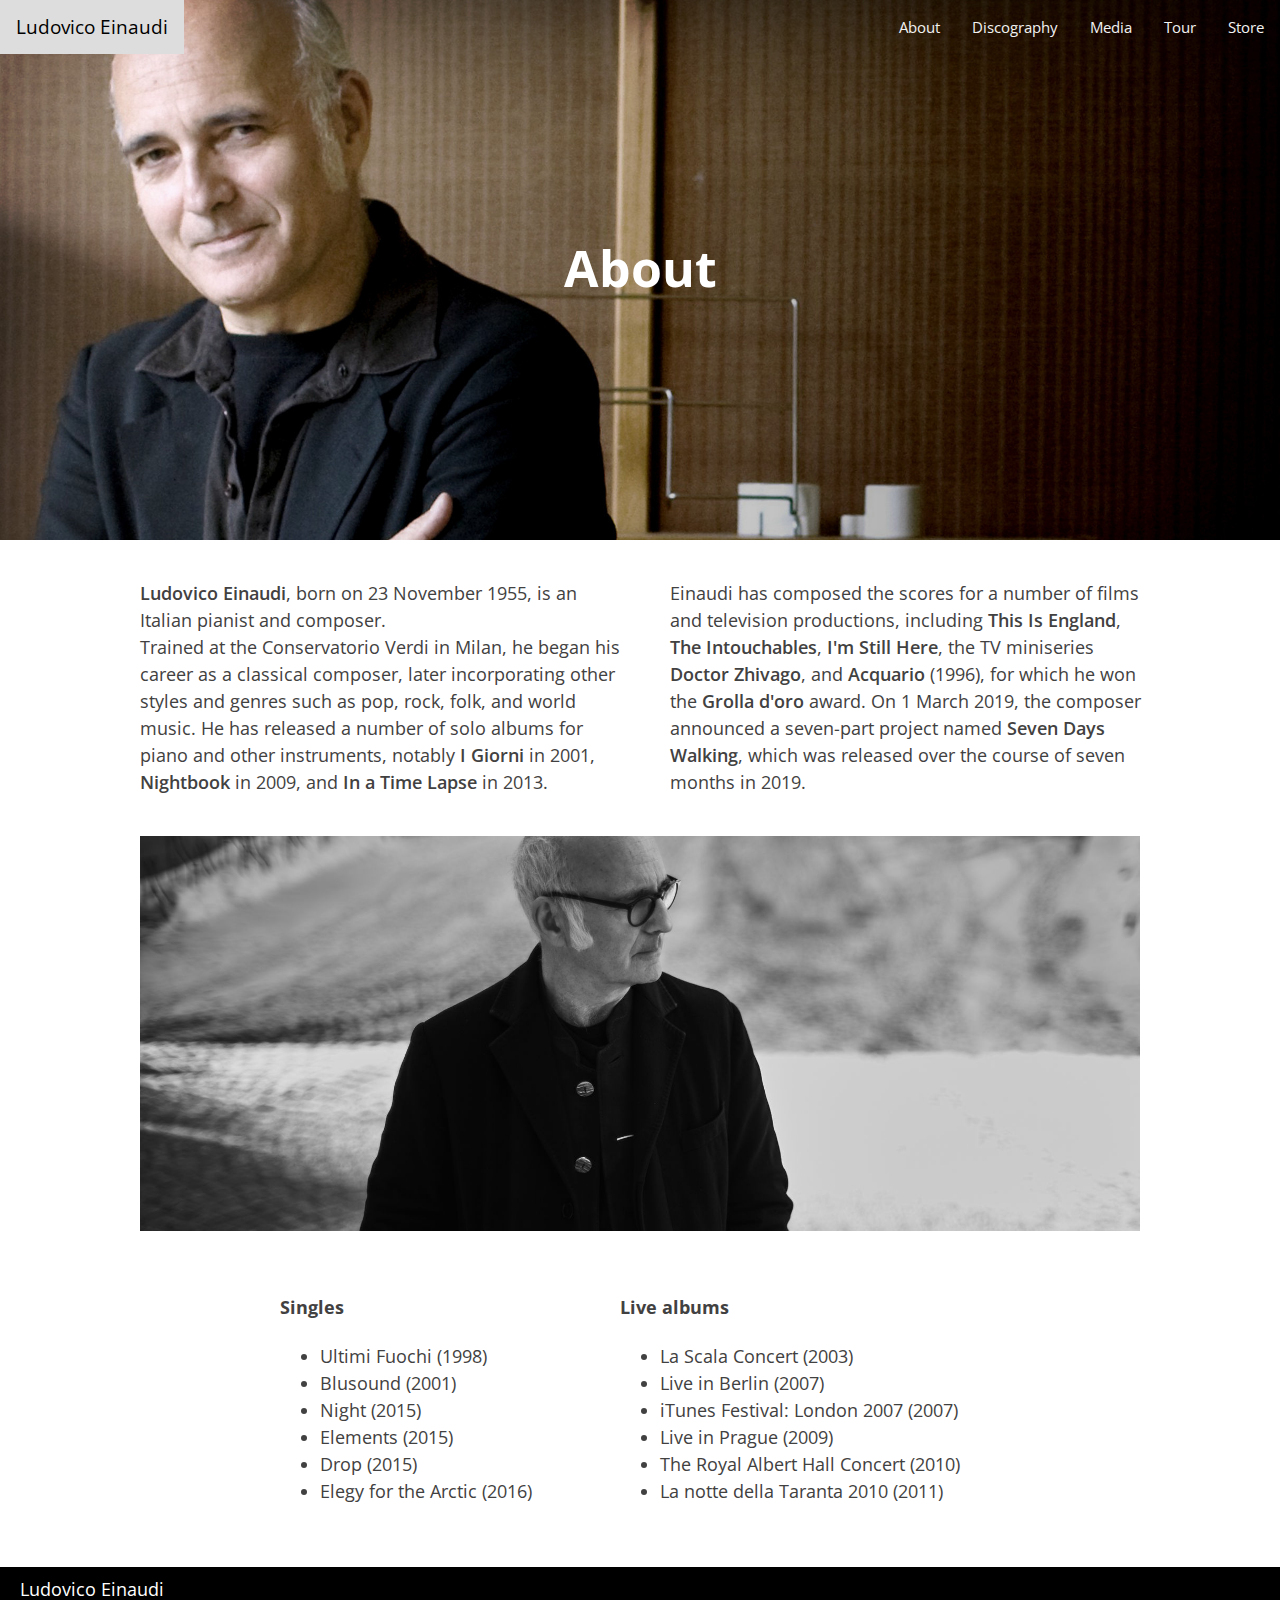
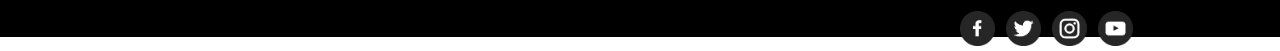
<file: about.html>
<!DOCTYPE html>
<html lang="en">
<head>
    <meta charset="UTF-8">
    <meta name="description" content="Final Project for HTML5/CSS3 Course">
    <meta name="keywords" content="HTML,CSS,JavaScript,jQuery">
    <meta name="viewport" content="width=device-width, initial-scale=1">
    <script src="./assets/javascripts/nav_bar.js"></script>
    <title>Ludovico-Einaudi-About</title>
    <link rel="stylesheet" href="https://cdnjs.cloudflare.com/ajax/libs/font-awesome/4.7.0/css/font-awesome.min.css">
    <link rel="stylesheet" type="text/css" href="./assets/stylesheets/about.css"/>
    <link rel="stylesheet" type="text/css" href="./assets/stylesheets/nav_bar.css"/>
    <link rel="stylesheet" type="text/css" href="./assets/stylesheets/footer.css"/>
</head>
<body>

<!-- Top Navigation Bar Links and Banner -->

<div class="banner" alt="piano keyboard">
  <div class="topnav" id="myTopnav">
    <a href=./index.html class="active">Ludovico Einaudi</a>
      <div class="topnav-right" id="myInnerTopnav">
        <a href=./about.html>About</a>
        <a href=./discography.html>Discography</a>
        <a href=./media.html>Media</a>
        <a href=./tour.html>Tour</a>
        <a href=./store.html>Store</a>
      </div>
  <a href="javascript:void(0);" class="icon" onclick="myFunction()">
    <i class="fa fa-bars"></i>
  </a>
    </div>
   <div class="banner-text" id="myBannerText">
     <h1>About</h1>
  </div>
</div>

 <!-- Bio and Photo  -->

<div class="container">
  <div class="text">
    <div class="paragraph1">
      <p>
        <span style="font-weight: 600">Ludovico Einaudi</span>, born on 23 November 1955, is an Italian pianist and composer.
        <br>
        Trained at the Conservatorio Verdi in Milan, he began his career as a classical composer,
        later incorporating other styles and genres such as pop, rock, folk, and world music.
        He has released a number of solo albums for piano and other instruments,
        notably <span style="font-weight: 600">I Giorni</span> in 2001, <span style="font-weight: 600">Nightbook</span> in 2009,
        and <span style="font-weight: 600">In a Time Lapse</span> in 2013.
      </p>
    </div>
    <div class="paragraph2">
      <p>
       Einaudi has composed the scores for a number of films and television productions,
       including <span style="font-weight: 600">This Is England</span>,
       <span style="font-weight: 600"><br>The Intouchables</span>, <span style="font-weight: 600">I'm Still Here</span>,
       the TV miniseries <span style="font-weight: 600">Doctor Zhivago</span>, and <span style="font-weight: 600">Acquario</span> (1996),
       for which he won the <span style="font-weight: 600">Grolla d'oro</span> award.
       On 1 March 2019, the composer announced a seven-part project named <span style="font-weight: 600">Seven Days Walking</span>,
       which was released over the course of seven months in 2019.
     </p>
    </div>
  </div>
 <div class="image-container">
  <img src="./assets/images/horizontal-photo.jpeg" alt="Einaudi picture"/>
 </div>
 <div class="text">
   <div class="bulletpoints1">
     <h4>Singles</h4>
      <ul>
         <li>Ultimi Fuochi (1998)</li>
         <li>Blusound (2001)</li>
         <li>Night (2015)</li>
         <li>Elements (2015)</li>
         <li>Drop (2015)</li>
         <li>Elegy for the Arctic (2016)</li>
      </ul>
    </div>
    <div class="bulletpoints2">
      <h4>Live albums</h4>
        <ul>
         <li>La Scala Concert (2003)</li>
         <li>Live in Berlin (2007)</li>
         <li>iTunes Festival: London 2007 (2007)</li>
         <li>Live in Prague (2009)</li>
         <li>The Royal Albert Hall Concert (2010)</li>
         <li>La notte della Taranta 2010 (2011)</li>
       </ul>
     </div>
   </div>
</div>
<footer>
  <div class=foot-container>
    <p class="footer-p">Ludovico Einaudi</p>
    <div class="social-media">
      <a href="https://www.facebook.com/ludovicoeinaudi/"><img class="facebook" src="./assets/images/fbicon.png" alt="facebook icon"></a>
      <a href="https://twitter.com/LudovicoEinaud"><img class="twitter" src="./assets/images/twitter.png" alt="twitter icon"></a>
      <a href="https://www.instagram.com/ludovico_einaudi/"><img class="instagram" src="./assets/images/instagram.png" alt="instagram icon"></a>
      <a href="https://www.youtube.com/user/ludovicoeinaudi"><img class="youtube" src="./assets/images/youtube.png" alt="youtube icon"></a>
    </div>
</div>
</footer>
</body>
</html>
</file>
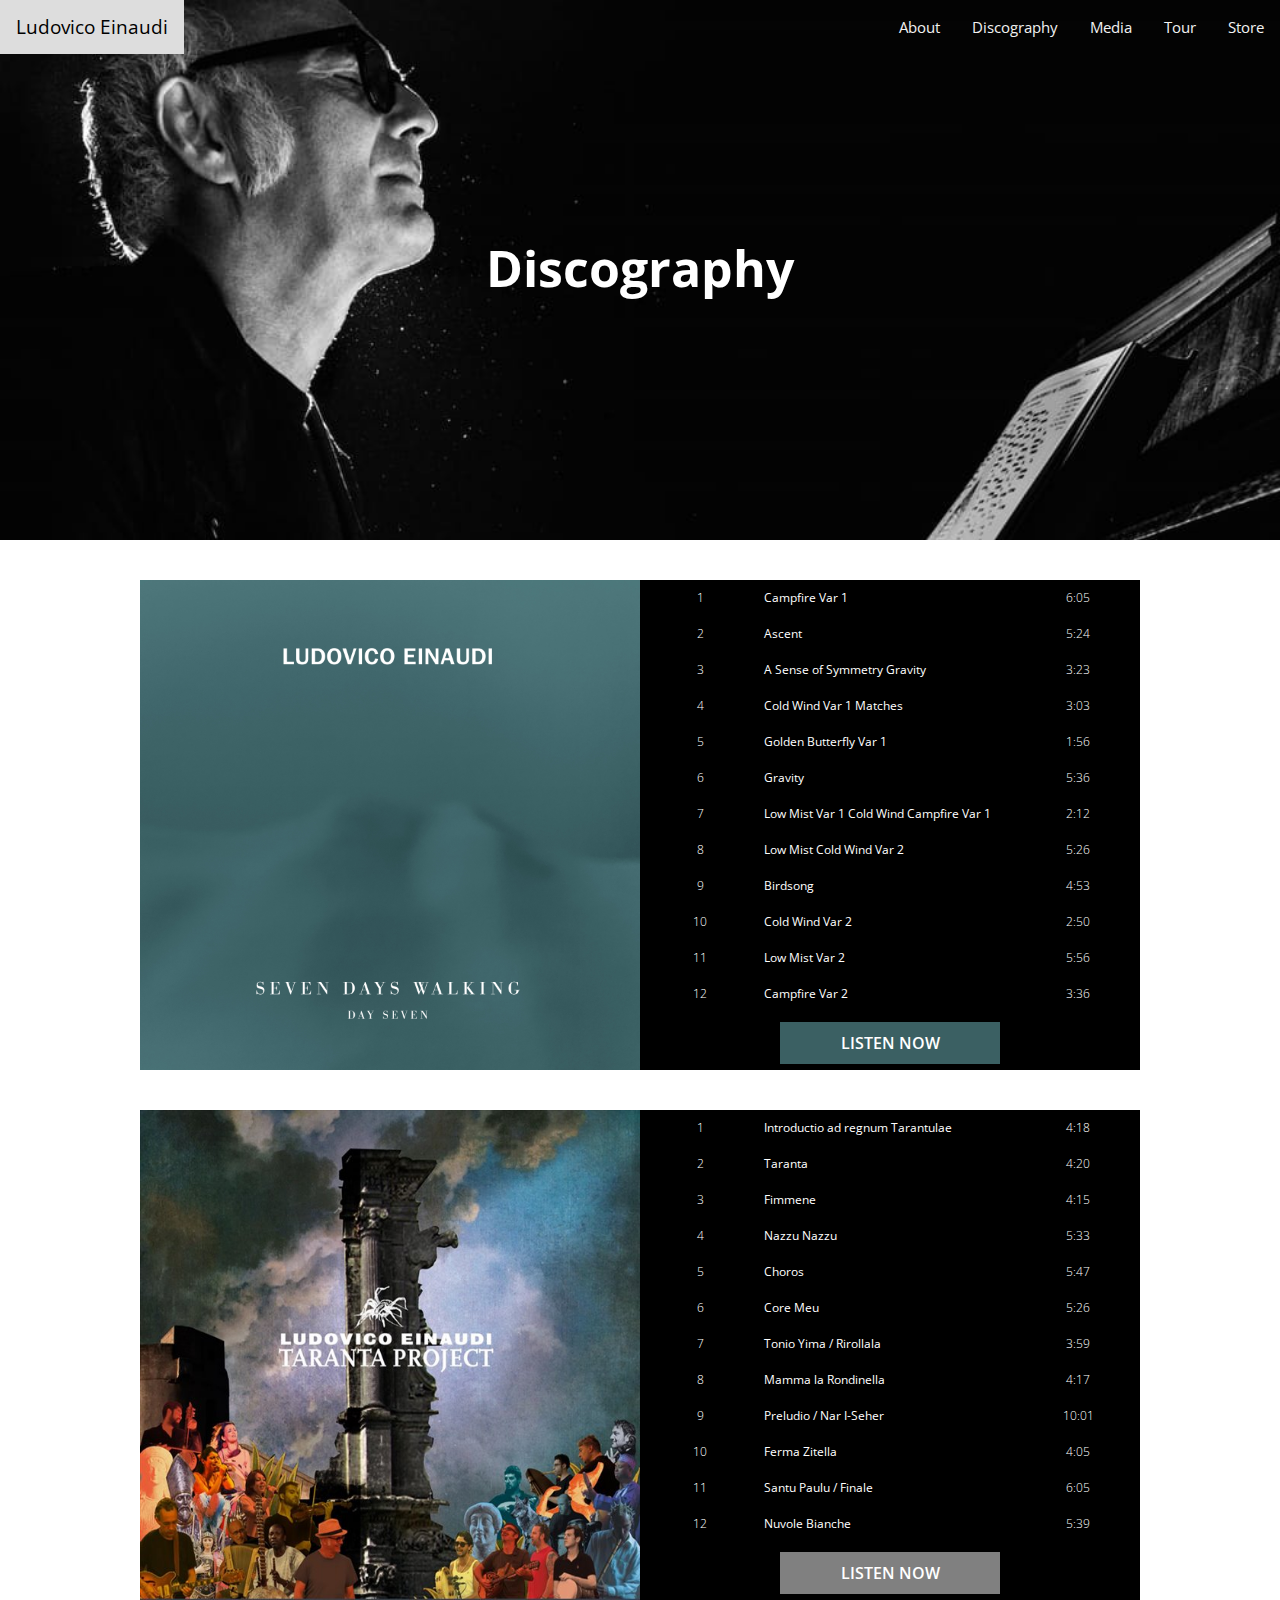
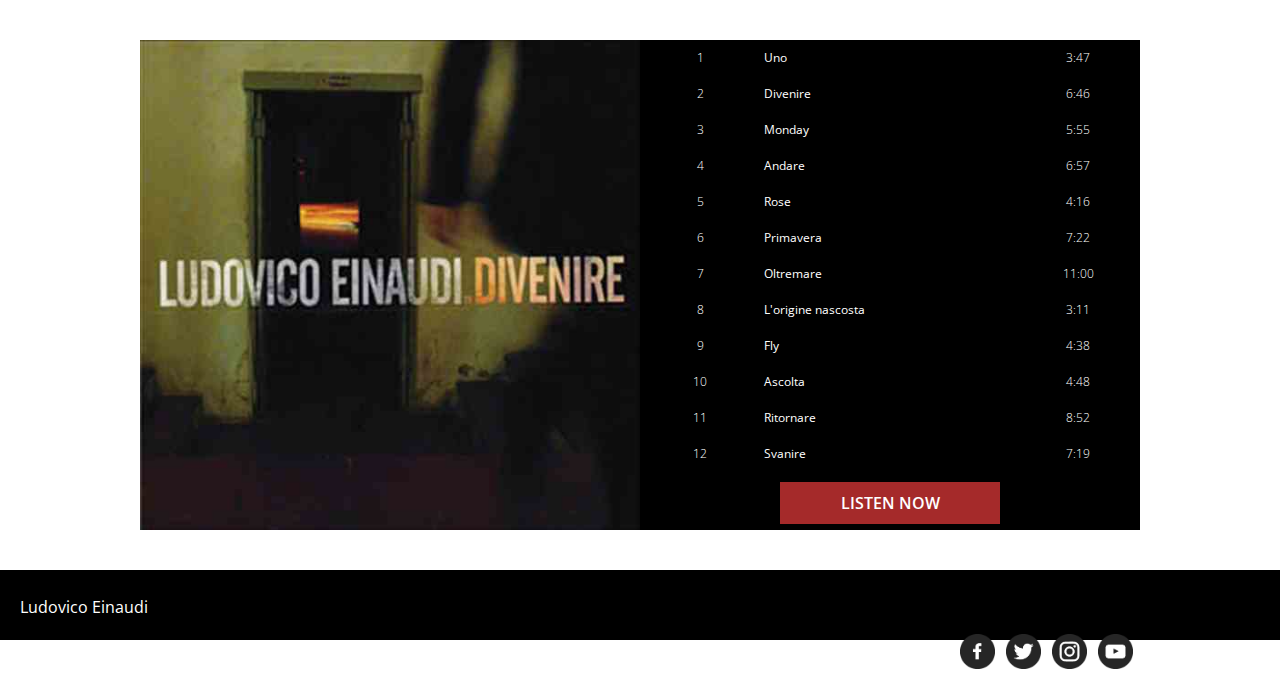
<file: discography.html>
<!DOCTYPE html>
<html lang="en">
<head>
    <meta charset="UTF-8">
    <meta name="description" content="Final Project for HTML5/CSS3 Course">
    <meta name="keywords" content="HTML,CSS,JavaScript,jQuery">
    <meta name="viewport" content="width=device-width, initial-scale=1">
    <script src="./assets/javascripts/nav_bar.js"></script>
    <title>Ludovico-Einaudi-Discography</title>
    <link rel="stylesheet" href="https://cdnjs.cloudflare.com/ajax/libs/font-awesome/4.7.0/css/font-awesome.min.css">
    <link rel="stylesheet" type="text/css" href="./assets/stylesheets/discography.css"/>
    <link rel="stylesheet" type="text/css" href="./assets/stylesheets/nav_bar.css"/>
    <link rel="stylesheet" type="text/css" href="./assets/stylesheets/footer.css"/>
</head>
<body>

<!-- Top Navigation Bar Links and Banner  -->

<div class="banner" alt="piano keyboard">
  <div class="topnav" id="myTopnav">
    <a href=./index.html class="active">Ludovico Einaudi</a>
      <div class="topnav-right" id="myInnerTopnav">
        <a href=./about.html>About</a>
        <a href=./discography.html>Discography</a>
        <a href=./media.html>Media</a>
        <a href=./tour.html>Tour</a>
        <a href=./store.html>Store</a>
      </div>
    <a href="javascript:void(0);" class="icon" onclick="myFunction()">
      <i class="fa fa-bars"></i>
    </a>
  </div>
     <div class="banner-text" id="myBannerText">
        <h1>Discography</h1>
    </div>
</div>

<!-- Album Covers and Tracklists -->

<div class="albumandtracklist">
  <div class="album-container">
    <div class="album">
      <img class="album-img" src="./assets/images/EINAUDI-DAY-SEVEN.jpg" alt="Seven days walking day 7 album cover"/>
    </div>
    <div class="album-tracklist">
     <div class="tracklistrow">
        <div class="tracklistnumber">
           <p>1</p>
        </div>
        <div class="tracklisttitle">
           <p>Campfire Var 1</p>
        </div>
        <div class="tracklistduration">
           <p>6:05</p>
        </div>
     </div>
     <div class="tracklistrow">
        <div class="tracklistnumber">
           <p>2</p>
        </div>
        <div class="tracklisttitle">
           <p>Ascent</p>
        </div>
        <div class="tracklistduration">
           <p>5:24</p>
        </div>
     </div>
     <div class="tracklistrow">
        <div class="tracklistnumber">
           <p>3</p>
        </div>
        <div class="tracklisttitle">
           <p>A Sense of Symmetry Gravity</p>
        </div>
        <div class="tracklistduration">
           <p>3:23</p>
        </div>
     </div>
     <div class="tracklistrow">
        <div class="tracklistnumber">
           <p>4</p>
        </div>
        <div class="tracklisttitle">
           <p>Cold Wind Var 1 Matches</p>
        </div>
        <div class="tracklistduration">
           <p>3:03</p>
        </div>
     </div>
     <div class="tracklistrow">
        <div class="tracklistnumber">
           <p>5</p>
        </div>
        <div class="tracklisttitle">
           <p>Golden Butterfly Var 1</p>
        </div>
        <div class="tracklistduration">
           <p>1:56</p>
        </div>
     </div>
     <div class="tracklistrow">
        <div class="tracklistnumber">
           <p>6</p>
        </div>
        <div class="tracklisttitle">
           <p>Gravity</p>
        </div>
        <div class="tracklistduration">
           <p>5:36</p>
        </div>
     </div>
     <div class="tracklistrow">
        <div class="tracklistnumber">
           <p>7</p>
        </div>
        <div class="tracklisttitle">
           <p>Low Mist Var 1 Cold Wind Campfire Var 1</p>
        </div>
        <div class="tracklistduration">
           <p>2:12</p>
        </div>
     </div>
     <div class="tracklistrow">
        <div class="tracklistnumber">
           <p>8</p>
        </div>
        <div class="tracklisttitle">
           <p>Low Mist Cold Wind Var 2</p>
        </div>
        <div class="tracklistduration">
           <p>5:26</p>
        </div>
     </div>
     <div class="tracklistrow">
        <div class="tracklistnumber">
           <p>9</p>
        </div>
        <div class="tracklisttitle">
           <p>Birdsong</p>
        </div>
        <div class="tracklistduration">
           <p>4:53</p>
        </div>
     </div>
     <div class="tracklistrow">
        <div class="tracklistnumber">
           <p>10</p>
        </div>
        <div class="tracklisttitle">
           <p>Cold Wind Var 2</p>
        </div>
        <div class="tracklistduration">
           <p>2:50</p>
        </div>
     </div>
     <div class="tracklistrow">
        <div class="tracklistnumber">
           <p>11</p>
        </div>
        <div class="tracklisttitle">
           <p>Low Mist Var 2</p>
        </div>
        <div class="tracklistduration">
           <p>5:56</p>
        </div>
     </div>
     <div class="tracklistrow">
        <div class="tracklistnumber">
           <p>12</p>
        </div>
        <div class="tracklisttitle">
           <p>Campfire Var 2</p>
        </div>
        <div class="tracklistduration">
           <p>3:36</p>
        </div>
     </div>
     <a href="https://lnk.to/Einaudi7DD7WE">
        <div class="button">LISTEN NOW</div>
     </a>
   </div>
  </div>
</div>
<div class="albumandtracklist">
 <div class="album-container">
   <div class="album">
     <img class="album-img" src="./assets/images/Tarantaproject-cover.jpeg" alt="Taranta project album cover"/>
  </div>
   <div class="album-tracklist">
    <div class="tracklistrow">
       <div class="tracklistnumber">
          <p>1</p>
       </div>
       <div class="tracklisttitle">
          <p>Introductio ad regnum Tarantulae</p>
       </div>
       <div class="tracklistduration">
          <p>4:18</p>
       </div>
    </div>
    <div class="tracklistrow">
       <div class="tracklistnumber">
          <p>2</p>
       </div>
       <div class="tracklisttitle">
          <p>Taranta</p>
       </div>
       <div class="tracklistduration">
          <p>4:20</p>
       </div>
    </div>
    <div class="tracklistrow">
       <div class="tracklistnumber">
          <p>3</p>
       </div>
       <div class="tracklisttitle">
          <p>Fimmene</p>
       </div>
       <div class="tracklistduration">
          <p>4:15</p>
       </div>
    </div>
    <div class="tracklistrow">
       <div class="tracklistnumber">
          <p>4</p>
       </div>
       <div class="tracklisttitle">
          <p>Nazzu Nazzu</p>
       </div>
       <div class="tracklistduration">
          <p>5:33</p>
       </div>
    </div>
    <div class="tracklistrow">
       <div class="tracklistnumber">
          <p>5</p>
       </div>
       <div class="tracklisttitle">
          <p>Choros</p>
       </div>
       <div class="tracklistduration">
          <p>5:47</p>
       </div>
    </div>
    <div class="tracklistrow">
       <div class="tracklistnumber">
          <p>6</p>
       </div>
       <div class="tracklisttitle">
          <p>Core Meu</p>
       </div>
       <div class="tracklistduration">
          <p>5:26</p>
       </div>
    </div>
    <div class="tracklistrow">
       <div class="tracklistnumber">
          <p>7</p>
       </div>
       <div class="tracklisttitle">
          <p>Tonio Yima / Rirollala</p>
       </div>
       <div class="tracklistduration">
          <p>3:59</p>
       </div>
    </div>
    <div class="tracklistrow">
       <div class="tracklistnumber">
          <p>8</p>
       </div>
       <div class="tracklisttitle">
          <p>Mamma la Rondinella</p>
       </div>
       <div class="tracklistduration">
          <p>4:17</p>
       </div>
    </div>
    <div class="tracklistrow">
       <div class="tracklistnumber">
          <p>9</p>
       </div>
       <div class="tracklisttitle">
          <p>Preludio / Nar I-Seher</p>
       </div>
       <div class="tracklistduration">
          <p>10:01</p>
       </div>
    </div>
    <div class="tracklistrow">
       <div class="tracklistnumber">
          <p>10</p>
       </div>
       <div class="tracklisttitle">
          <p>Ferma Zitella</p>
       </div>
       <div class="tracklistduration">
          <p>4:05</p>
       </div>
    </div>
    <div class="tracklistrow">
       <div class="tracklistnumber">
          <p>11</p>
       </div>
       <div class="tracklisttitle">
          <p>Santu Paulu / Finale</p>
       </div>
       <div class="tracklistduration">
          <p>6:05</p>
       </div>
    </div>
    <div class="tracklistrow">
       <div class="tracklistnumber">
          <p>12</p>
       </div>
       <div class="tracklisttitle">
          <p>Nuvole Bianche</p>
       </div>
       <div class="tracklistduration">
          <p>5:39</p>
       </div>
    </div>
      <a href="https://music.apple.com/it/album/taranta-project/978310441">
         <div class="button2">LISTEN NOW</div>
      </a>
    </div>
  </div>
</div>
<div class="albumandtracklist">
  <div class="album-container">
    <div class="album">
      <img class="album-img" src="./assets/images/divenire-cover.jpeg" alt="Divenire album cover"/>
    </div>
    <div class="album-tracklist">
      <div class="tracklistrow">
        <div class="tracklistnumber">
         <p>1</p>
       </div>
        <div class="tracklisttitle">
           <p>Uno</p>
        </div>
        <div class="tracklistduration">
           <p>3:47</p>
        </div>
     </div>
     <div class="tracklistrow">
        <div class="tracklistnumber">
           <p>2</p>
        </div>
        <div class="tracklisttitle">
           <p>Divenire</p>
        </div>
        <div class="tracklistduration">
           <p>6:46</p>
        </div>
     </div>
     <div class="tracklistrow">
        <div class="tracklistnumber">
           <p>3</p>
        </div>
        <div class="tracklisttitle">
           <p>Monday</p>
        </div>
        <div class="tracklistduration">
           <p>5:55</p>
        </div>
     </div>
     <div class="tracklistrow">
        <div class="tracklistnumber">
           <p>4</p>
        </div>
        <div class="tracklisttitle">
           <p>Andare</p>
        </div>
        <div class="tracklistduration">
           <p>6:57</p>
        </div>
     </div>
     <div class="tracklistrow">
        <div class="tracklistnumber">
           <p>5</p>
        </div>
        <div class="tracklisttitle">
           <p>Rose</p>
        </div>
        <div class="tracklistduration">
           <p>4:16</p>
        </div>
     </div>
     <div class="tracklistrow">
        <div class="tracklistnumber">
           <p>6</p>
        </div>
        <div class="tracklisttitle">
           <p>Primavera</p>
        </div>
        <div class="tracklistduration">
           <p>7:22</p>
        </div>
     </div>
     <div class="tracklistrow">
        <div class="tracklistnumber">
           <p>7</p>
        </div>
        <div class="tracklisttitle">
           <p>Oltremare</p>
        </div>
        <div class="tracklistduration">
           <p>11:00</p>
        </div>
     </div>
     <div class="tracklistrow">
        <div class="tracklistnumber">
           <p>8</p>
        </div>
        <div class="tracklisttitle">
           <p>L'origine nascosta</p>
        </div>
        <div class="tracklistduration">
           <p>3:11</p>
        </div>
     </div>
     <div class="tracklistrow">
        <div class="tracklistnumber">
           <p>9</p>
        </div>
        <div class="tracklisttitle">
           <p>Fly</p>
        </div>
        <div class="tracklistduration">
           <p>4:38</p>
        </div>
     </div>
     <div class="tracklistrow">
        <div class="tracklistnumber">
           <p>10</p>
        </div>
        <div class="tracklisttitle">
           <p>Ascolta</p>
        </div>
        <div class="tracklistduration">
           <p>4:48</p>
        </div>
     </div>
     <div class="tracklistrow">
        <div class="tracklistnumber">
           <p>11</p>
        </div>
        <div class="tracklisttitle">
           <p>Ritornare</p>
        </div>
        <div class="tracklistduration">
           <p>8:52</p>
        </div>
     </div>
     <div class="tracklistrow">
        <div class="tracklistnumber">
           <p>12</p>
        </div>
        <div class="tracklisttitle">
           <p>Svanire</p>
        </div>
        <div class="tracklistduration">
           <p>7:19</p>
        </div>
     </div>
     <a href="https://music.apple.com/it/album/divenire-bonus-track-version/205736382?app=itunes&ign-mpt=uo%3D4">
        <div class="button3">LISTEN NOW</div>
     </a>
   </div>
 </div>
</div>
<footer>
  <div class=foot-container>
    <p class="footer-p">Ludovico Einaudi</p>
    <div class="social-media">
      <a href="https://www.facebook.com/ludovicoeinaudi/"><img class="facebook" src="./assets/images/fbicon.png" alt="facebook icon"></a>
      <a href="https://twitter.com/LudovicoEinaud"><img class="twitter" src="./assets/images/twitter.png" alt="twitter icon"></a>
      <a href="https://www.instagram.com/ludovico_einaudi/"><img class="instagram" src="./assets/images/instagram.png" alt="instagram icon"></a>
      <a href="https://www.youtube.com/user/ludovicoeinaudi"><img class="youtube" src="./assets/images/youtube.png" alt="youtube icon"></a>
    </div>
  </div>
</footer>
</body>
</html>
</file>
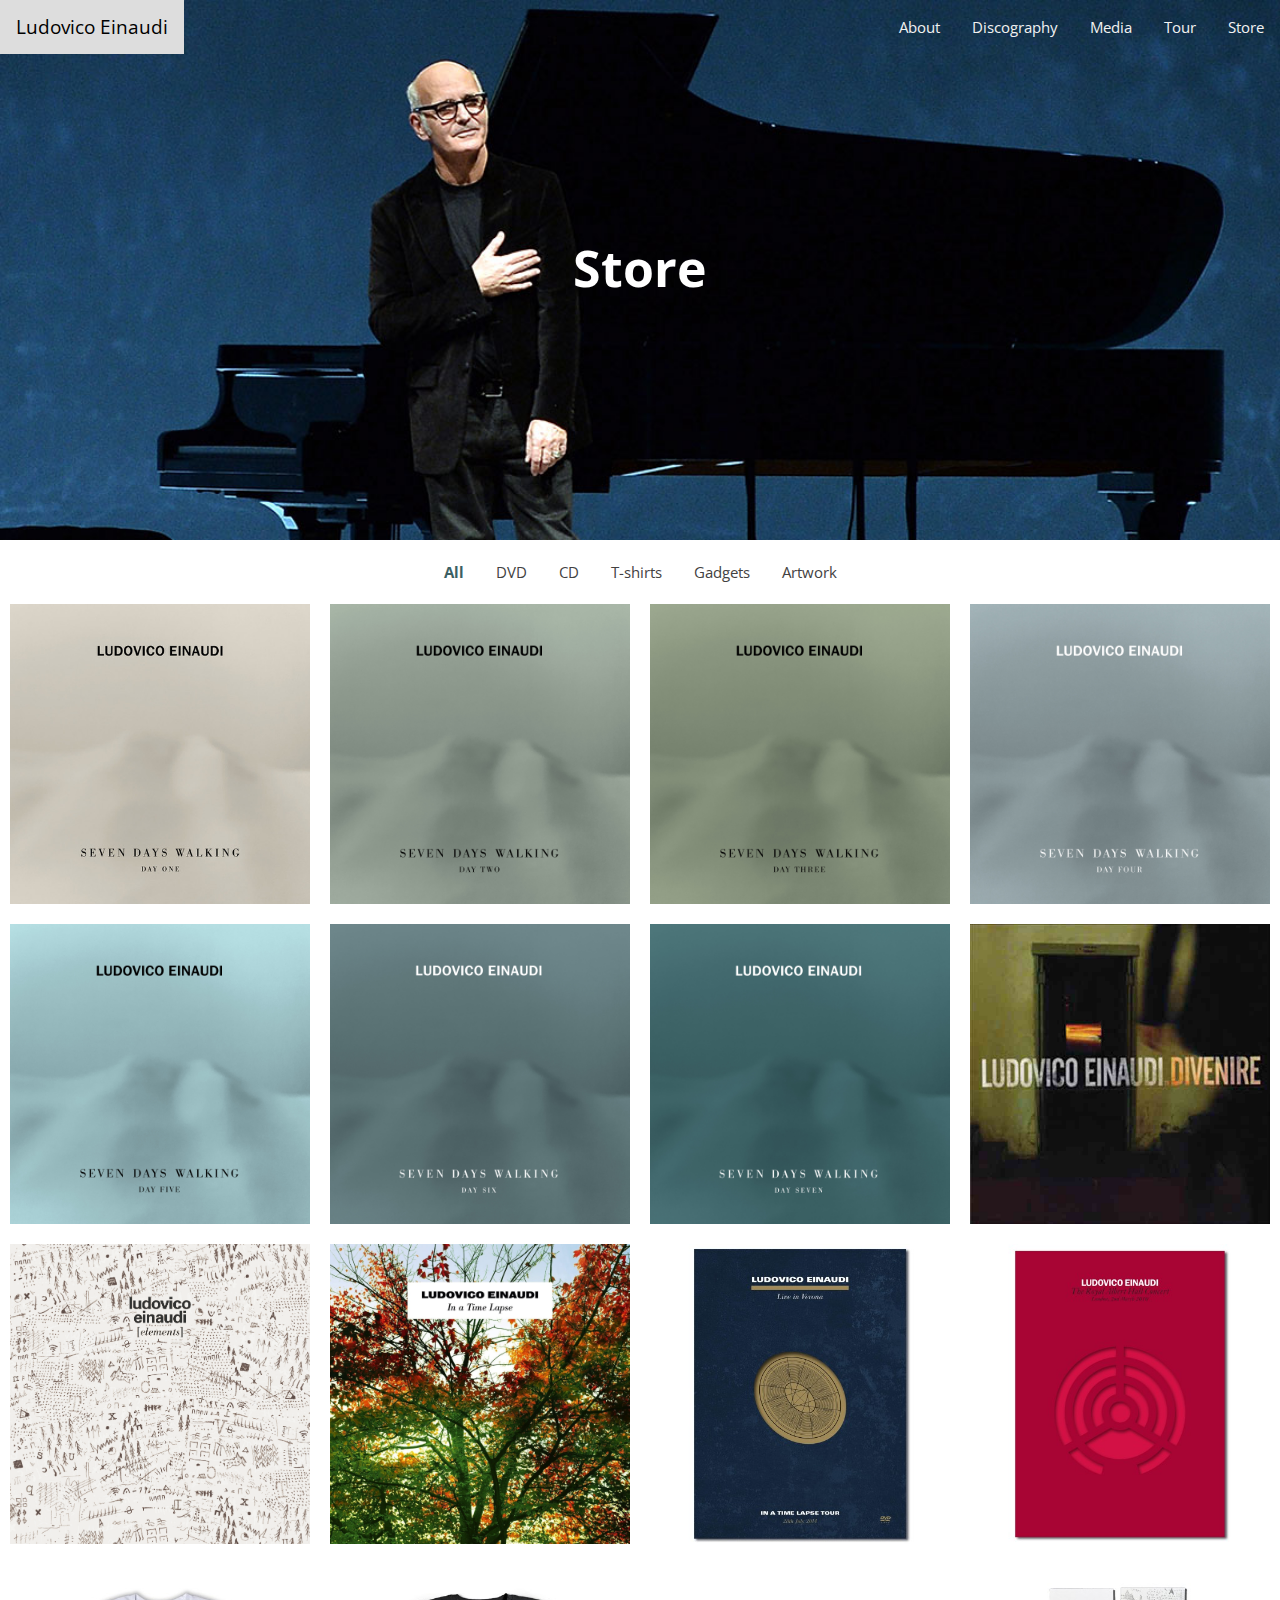
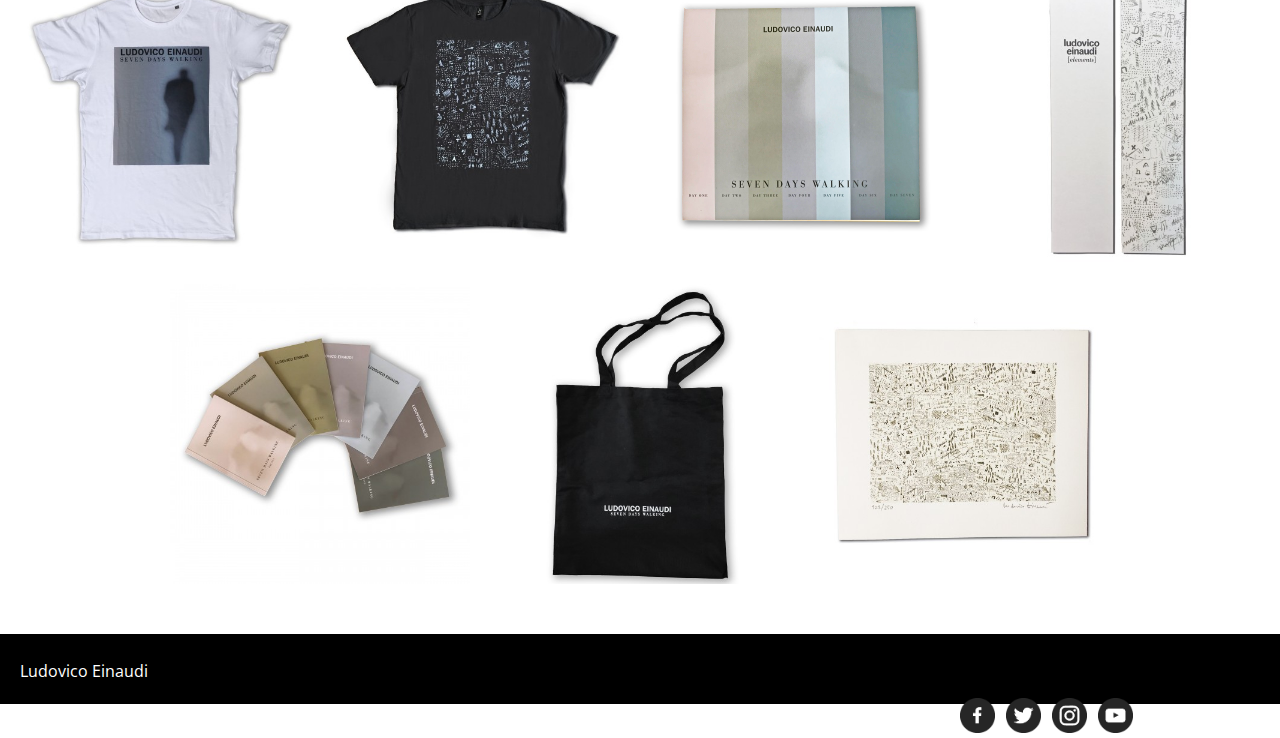
<file: store.html>
<!DOCTYPE html>
<html lang="en">
<head>
  <meta charset="UTF-8">
  <meta name="description" content="Final Project for HTML5/CSS3 Course">
  <meta name="keywords" content="HTML,CSS,JavaScript,jQuery">
  <meta name="viewport" content="width=device-width, initial-scale=1">
  <title>Ludovico-Einaudi-Store</title>
  <link rel="stylesheet" type="text/css" href="https://cdnjs.cloudflare.com/ajax/libs/font-awesome/4.7.0/css/font-awesome.min.css">
  <link rel="stylesheet" type="text/css" href="./assets/stylesheets/nav_bar.css"/>
  <script src="./assets/javascripts/nav_bar.js"></script>
  <link rel="stylesheet" type="text/css" href="./assets/stylesheets/store.css"/>
  <link rel="stylesheet" type="text/css" href="./assets/stylesheets/footer.css"/>
  <script src="./assets/javascripts/store.js"></script>
</head>
<body>

<!-- Top Navigation Bar Links and Banner -->

<div class="banner" alt="piano keyboard">
  <div class="topnav" id="myTopnav">
    <a href=./index.html class="active">Ludovico Einaudi</a>
      <div class="topnav-right" id="myInnerTopnav">
        <a href=./about.html>About</a>
        <a href=./discography.html>Discography</a>
        <a href=./media.html>Media</a>
        <a href=./tour.html>Tour</a>
        <a href=./store.html>Store</a>
      </div>
    <a href="javascript:void(0);" class="icon" onclick="myFunction()">
      <i class="fa fa-bars"></i>
    </a>
  </div>
  <div class="banner-text" id="myBannerText">
    <h1>Store</h1>
  </div>
</div>

<!-- Categories buttons  -->

<div id="btn-container">
  <div class="btn-center">
    <div class="btn active-b" onclick="filterSelection('all')">All</div>
    <div class="btn" onclick="filterSelection('dvd')">DVD</div>
    <div class="btn" onclick="filterSelection('cd')">CD</div>
    <div class="btn" onclick="filterSelection('tshirts')">T-shirts</div>
    <div class="btn" onclick="filterSelection('gadgets')">Gadgets</div>
    <div class="btn" onclick="filterSelection('artwork')">Artwork</div>
  </div>
</div>

<!-- The Filtrated Elements -->

<div class="container">
  <div class="filter-div cd All">
      <img class="merch-img" src="./assets/images/EINAUDI-DAY-ONE-FINAL.jpeg"/>
      <div class="force-overlay">
        <div class="name">
            <h3>Seven Days Walking - Day 1</h3>
            <h4>12.99€</h4>
        </div>
      </div>
  </div>
  <div class="filter-div cd All">
      <img class="merch-img" src="./assets/images/EINAUDI-DAY-TWO.jpg" />
      <div class="force-overlay">
        <div class="name">
            <h3>Seven Days Walking - Day 2</h3>
            <h4>12.99€</h4>
        </div>
      </div>
  </div>
  <div class="filter-div cd All">
      <img class="merch-img" src="./assets/images/EINAUDI-DAY-THREE.jpg" />
      <div class="force-overlay">
        <div class="name">
            <h3>Seven Days Walking - Day 3</h3>
            <h4>12.99€</h4>
        </div>
      </div>
  </div>
  <div class="filter-div cd All">
      <img class="merch-img" src="./assets/images/EINAUDI-DAY-FOUR.jpg" />
      <div class="force-overlay">
        <div class="name">
            <h3>Seven Days Walking - Day 4</h3>
            <h4>12.99€</h4>
        </div>
      </div>
  </div>
  <div class="filter-div cd All">
      <img class="merch-img" src="./assets/images/EINAUDI-DAY-FIVE.jpg" />
      <div class="force-overlay">
        <div class="name">
            <h3>Seven Days Walking - Day 5</h3>
            <h4>12.99€</h4>
        </div>
      </div>
  </div>
  <div class="filter-div cd All">
      <img class="merch-img" src="./assets/images/EINAUDI-DAY-SIX.jpg" />
      <div class="force-overlay">
        <div class="name">
            <h3>Seven Days Walking - Day 6</h3>
            <h4>12.99€</h4>
        </div>
      </div>
  </div>
  <div class="filter-div cd All">
      <img class="merch-img" src="./assets/images/EINAUDI-DAY-SEVEN.jpg" />
      <div class="force-overlay">
        <div class="name">
            <h3>Seven Days Walking - Day 7</h3>
            <h4>12.99€</h4>
        </div>
      </div>
  </div>
  <div class="filter-div cd All">
      <img class="merch-img" src="./assets/images/divenire-cover.jpeg" />
      <div class="force-overlay">
        <div class="name">
            <h3>Divenire</h3>
            <h4>9.90€</h4>
        </div>
      </div>
  </div>
  <div class="filter-div cd All">
      <img class="merch-img" src="./assets/images/elements-cover.jpg" />
      <div class="force-overlay">
        <div class="name">
            <h3>Elements</h3>
            <h4>9.90€</h4>
        </div>
      </div>
  </div>
  <div class="filter-div cd All">
      <img class="merch-img" src="./assets/images/in-a-time-lapse-cover.jpg" />
      <div class="force-overlay">
        <div class="name">
            <h3>In a time lapse</h3>
            <h4>9.90€</h4>
        </div>
      </div>
  </div>
  <div class="filter-div dvd All">
    <img class="merch-img" src="./assets/images/dvd 1.jpeg" />
      <div class="force-overlay">
        <div class="name">
            <h3>Live in Verona</h3>
            <h4>14.00€</h4>
        </div>
      </div>
  </div>
  <div class="filter-div dvd All">
    <img class="merch-img" src="./assets/images/dvd 2.jpeg" />
      <div class="force-overlay">
        <div class="name">
	  <h3>Royal Albert Hall <br> Concert</h3>
            <h4>14.00€</h4>
        </div>
      </div>
  </div>
  <div class="filter-div tshirts All">
    <img class="merch-img" src="./assets/images/t shirt.jpeg" />
      <div class="force-overlay">
        <div class="name">
	  <h3>Seven Days  <br> Walking <br> T-Shirt</h3>
            <h4>22.00€</h4>
        </div>
      </div>
  </div>
  <div class="filter-div tshirts All">
    <img class="merch-img" src="./assets/images/t shirt-2.jpeg" />
      <div class="force-overlay">
        <div class="name">
	  <h3>Square <br> T-Shirt</h3>
            <h4>18.00€</h4>
        </div>
      </div>
  </div>
    <div class="filter-div gadgets All">
      <img class="merch-img" src="./assets/images/7dw-sketchbook.jpg"/>
      <div class="force-overlay">
        <div class="name">
	  <h3>Seven Days Walking <br> Sketchbook</h3>
            <h4>16.00€</h4>
        </div>
      </div>
    </div>
    <div class="filter-div gadgets All">
      <img class="merch-img" src="./assets/images/Elements-bookmark.jpeg"/>
      <div class="force-overlay">
        <div class="name">
	  <h3>Elements <br> Bookmark</h3>
            <h4>1.50€</h4>
        </div>
      </div>
    </div>
    <div class="filter-div gadgets All">
      <img class="merch-img" src="./assets/images/notebook-set-7DW.jpeg"/>
      <div class="force-overlay">
        <div class="name">
	  <h3>Seven Days Walking <br>  Notebook Set</h3>
            <h4>16.00€</h4>
        </div>
      </div>
    </div>
    <div class="filter-div gadgets All">
      <img class="merch-img" src="./assets/images/bag.jpeg"/>
      <div class="force-overlay">
        <div class="name">
	  <h3>Elements <br> Tote Bag</h3>
            <h4>15.00€</h4>
        </div>
      </div>
   </div>
   <div class="filter-div artwork All">
     <img class="merch-img" src="./assets/images/Artwork.jpeg"/>
      <div class="force-overlay">
        <div class="name">
	  <h3>Elements <br> Art Print</h3>
            <h4>140.00€</h4>
        </div>
      </div>
  </div>
</div>
<footer>
  <div class=foot-container>
    <p class="footer-p">Ludovico Einaudi</p>
    <div class="social-media">
      <a href="https://www.facebook.com/ludovicoeinaudi/"><img class="facebook" src="./assets/images/fbicon.png" alt="facebook icon"></a>
      <a href="https://twitter.com/LudovicoEinaud"><img class="twitter" src="./assets/images/twitter.png" alt="twitter icon"></a>
      <a href="https://www.instagram.com/ludovico_einaudi/"><img class="instagram" src="./assets/images/instagram.png" alt="instagram icon"></a>
      <a href="https://www.youtube.com/user/ludovicoeinaudi"><img class="youtube" src="./assets/images/youtube.png" alt="youtube icon"></a>
    </div>
</div>
</footer>
</body>
<script>filterSelection("all");</script>
</html>
</file>
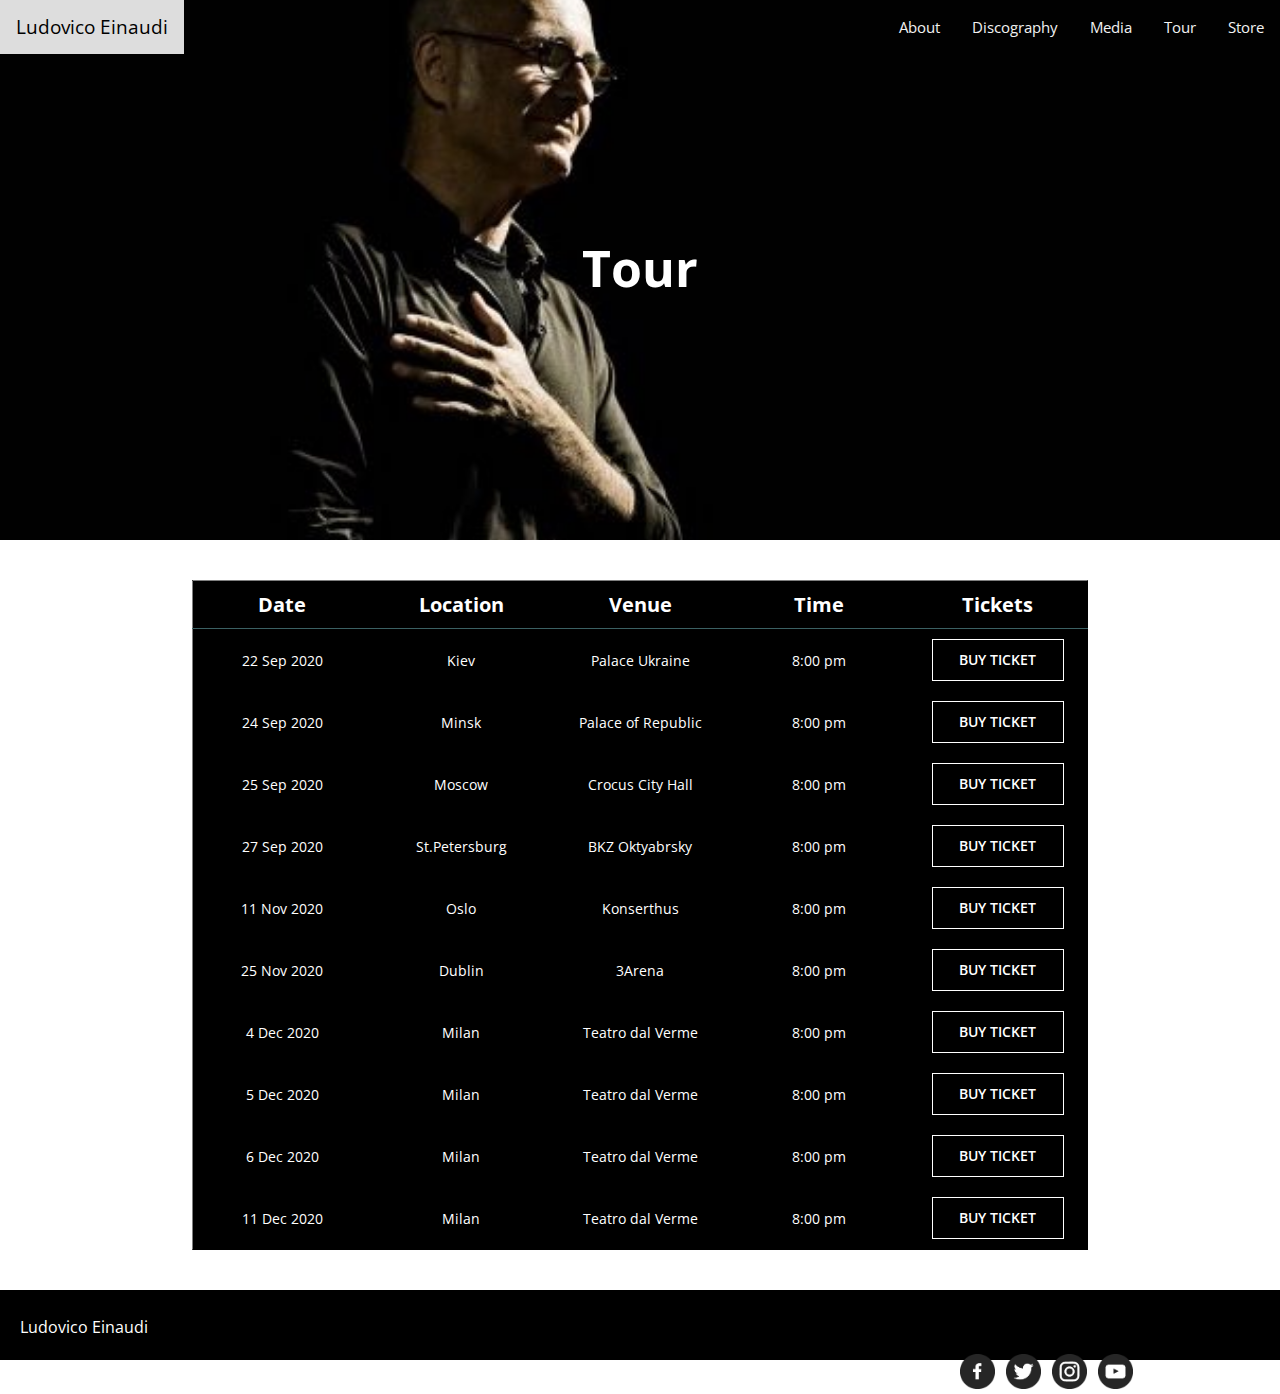
<file: tour.html>
<!DOCTYPE html>
<html lang="en">
<head>
    <meta charset="UTF-8">
    <meta name="description" content="Final Project for HTML5/CSS3 Course">
    <meta name="keywords" content="HTML,CSS,JavaScript,jQuery">
    <meta name="viewport" content="width=device-width, initial-scale=1">
    <script src="./assets/javascripts/nav_bar.js"></script>
    <title>Ludovico-Einaudi-Tour</title>
    <link rel="stylesheet" type="text/css" href="./assets/stylesheets/nav_bar.css"/>
    <link rel="stylesheet" type="text/css" href="./assets/stylesheets/tour.css"/>
      <link rel="stylesheet" type="text/css" href="./assets/stylesheets/footer.css"/>
    <link rel="stylesheet" href="https://cdnjs.cloudflare.com/ajax/libs/font-awesome/4.7.0/css/font-awesome.min.css">
</head>
<body>

<!-- Top Navigation Bar Links and Banner  -->

<div class="banner" alt="piano keyboard">
  <div class="topnav" id="myTopnav">
    <a href=./index.html class="active">Ludovico Einaudi</a>
      <div class="topnav-right" id="myInnerTopnav">
        <a href=./about.html>About</a>
        <a href=./discography.html>Discography</a>
        <a href=./media.html>Media</a>
        <a href=./tour.html>Tour</a>
        <a href=./store.html>Store</a>
      </div>
    <a href="javascript:void(0);" class="icon" onclick="myFunction()">
      <i class="fa fa-bars"></i>
    </a>
  </div>
     <div class="banner-text" id="myBannerText">
       <h1>Tour</h1>
    </div>
</div>

<!-- Table -->

<table class="table">
 <tr style="border-bottom: 0.5px solid #3B6063">
   <th>Date</th>
   <th>Location</th>
   <th>Venue</th>
   <th>Time</th>
   <th>Tickets</th>
 </tr>
 <tr>
   <td>22 Sep 2020</td>
   <td>Kiev</td>
   <td> <a href="https://www.google.com/maps/place/National+Palace+of+Arts+%22Ukraina%22/@50.42227,30.5209939,15z/data=!4m2!3m1!1s0x0:0x39e679fa750e0056?sa=X&ved=2ahUKEwj0tdfmiI_pAhWiCjQIHezfAF4Q_BIwE3oECBgQCA">Palace Ukraine</a></td>
   <td>8:00 pm</td>
   <td> <a href="https://melnitsa.org/ludovico-einaudi">
    <div class="button">BUY TICKET</div></a>
  </td>
 </tr>
 <tr>
   <td>24 Sep 2020</td>
   <td>Minsk</td>
   <td> <a href="https://www.google.com/maps/place/Palace+of+Republic/@53.9032112,27.5602498,15z/data=!4m5!3m4!1s0x0:0x5c1cde66ebf9acd4!8m2!3d53.9032112!4d27.5602498">Palace of Republic</a></td>
   <td>8:00 pm</td>
   <td> <a href="http://chg.by/node/119">
     <div class="button">BUY TICKET</div></a>
   </td>
 </tr>
 <tr>
   <td>25 Sep 2020</td>
   <td>Moscow</td>
   <td> <a href="https://www.google.com/maps/place/Crocus+City+Hall/@55.8256724,37.390153,15z/data=!4m5!3m4!1s0x0:0x37c9fac7bb9f3429!8m2!3d55.8256724!4d37.390153">Crocus City Hall</a></td>
   <td>8:00 pm</td>
   <td> <a href="https://redkassa.ru/events/bilety_na_concert_ludovico_einaudi_crocus">
     <div class="button">BUY TICKET</div></a>
   </td>
 </tr>
    <tr>
    <td>27 Sep 2020</td>
    <td>St.Petersburg</td>
    <td> <a href="https://www.google.com/maps/place/Oktyabr'skiy/@59.9355121,30.365601,15z/data=!4m5!3m4!1s0x0:0xccffd35812c989ae!8m2!3d59.9355121!4d30.365601">BKZ Oktyabrsky</a></td>
    <td>8:00 pm</td>
    <td> <a href="https://redkassa.ru/events/bilety_na_concert_ludovico_einaudi_bkz_spb">
      <div class="button">BUY TICKET</div></a>
  </td>
  </tr>
  <tr>
    <td>11 Nov 2020</td>
    <td>Oslo</td>
    <td> <a href="https://www.google.com/maps/place/Oslo+Concert+Hall/@59.9132938,10.7291702,15z/data=!4m5!3m4!1s0x0:0x116329671f15ed86!8m2!3d59.9132938!4d10.7291702">Konserthus</a></td>
    <td>8:00 pm</td>
    <td> <a href="https://www.ticketmaster.no/event/631951">
      <div class="button">BUY TICKET</div></a>
    </td>
  </tr>
  <tr>
    <td>25 Nov 2020</td>
    <td>Dublin</td>
    <td> <a href="https://www.google.com/maps/place/3Arena/@53.3474963,-6.2285078,15z/data=!4m2!3m1!1s0x0:0xc462cb2728687754?sa=X&ved=2ahUKEwiLnbay6JDpAhXdGTQIHXgWCLgQ_BIwJXoECBEQCA">3Arena</a></td>
    <td>8:00 pm</td>
    <td> <a href="https://serious.org.uk/events/ludovico-einaudi-dublin-nov2020">
      <div class="button">BUY TICKET</div></a>
    </td>
  </tr>
  <tr>
    <td>4 Dec 2020</td>
    <td>Milan</td>
    <td> <a href="https://www.google.com/maps/place/Teatro+Dal+Verme/@45.4672138,9.1810632,15z/data=!4m2!3m1!1s0x0:0x81e8a505024025fb?sa=X&ved=2ahUKEwip6cOC6ZDpAhUDKH0KHTwqAJAQ_BIwE3oECBMQCA">Teatro dal Verme</a></td>
    <td>8:00 pm</td>
    <td> <a href="https://www.ticketone.it/ludovico-einaudi-biglietti.html?affiliate=ITT&doc=artistPages/tickets&fun=artist&action=tickets&kuid=461258">
      <div class="button">BUY TICKET</div></a>
    </td>
  </tr>
  <tr>
    <td>5 Dec 2020</td>
    <td>Milan</td>
    <td> <a href="https://www.google.com/maps/place/Teatro+Dal+Verme/@45.4672138,9.1810632,15z/data=!4m2!3m1!1s0x0:0x81e8a505024025fb?sa=X&ved=2ahUKEwip6cOC6ZDpAhUDKH0KHTwqAJAQ_BIwE3oECBMQCA">Teatro dal Verme</a></td>
    <td>8:00 pm</td>
    <td> <a href="https://www.ticketone.it/ludovico-einaudi-biglietti.html?affiliate=ITT&doc=artistPages/tickets&fun=artist&action=tickets&kuid=461258">
      <div class="button">BUY TICKET</div></a>
    </td>
  </tr>
  <tr>
    <td>6 Dec 2020</td>
    <td>Milan</td>
    <td> <a href="https://www.google.com/maps/place/Teatro+Dal+Verme/@45.4672138,9.1810632,15z/data=!4m2!3m1!1s0x0:0x81e8a505024025fb?sa=X&ved=2ahUKEwip6cOC6ZDpAhUDKH0KHTwqAJAQ_BIwE3oECBMQCA">Teatro dal Verme</a></td>
    <td>8:00 pm</td>
    <td> <a href="https://www.ticketone.it/ludovico-einaudi-biglietti.html?affiliate=ITT&doc=artistPages/tickets&fun=artist&action=tickets&kuid=461258">
      <div class="button">BUY TICKET</div></a>
    </td>
  </tr>
  <tr>
    <td>11 Dec 2020</td>
    <td>Milan</td>
    <td> <a href="https://www.google.com/maps/place/Teatro+Dal+Verme/@45.4672138,9.1810632,15z/data=!4m2!3m1!1s0x0:0x81e8a505024025fb?sa=X&ved=2ahUKEwip6cOC6ZDpAhUDKH0KHTwqAJAQ_BIwE3oECBMQCA">Teatro dal Verme</a></td>
    <td>8:00 pm</td>
    <td> <a href="https://www.ticketone.it/ludovico-einaudi-biglietti.html?affiliate=ITT&doc=artistPages/tickets&fun=artist&action=tickets&kuid=461258">
      <div class="button">BUY TICKET</div></a>
    </td>
  </tr>
</table>
<footer>
  <div class=foot-container>
    <p class="footer-p">Ludovico Einaudi</p>
    <div class="social-media">
      <a href="https://www.facebook.com/ludovicoeinaudi/"><img class="facebook" src="./assets/images/fbicon.png" alt="facebook icon"></a>
      <a href="https://twitter.com/LudovicoEinaud"><img class="twitter" src="./assets/images/twitter.png" alt="twitter icon"></a>
      <a href="https://www.instagram.com/ludovico_einaudi/"><img class="instagram" src="./assets/images/instagram.png" alt="instagram icon"></a>
      <a href="https://www.youtube.com/user/ludovicoeinaudi"><img class="youtube" src="./assets/images/youtube.png" alt="youtube icon"></a>
    </div>
</div>
</footer>
</body>
</html>
</file>
<file: assets/stylesheets/about.css>
@import url(https://fonts.googleapis.com/css?family=Open+Sans);
body {
  margin: 0;
  font-family: "Open Sans";
}

/* Banner */

.banner {
  background-image: url(../images/banner-photo-about.jpg);
  height: 540px;
  width: 100%;
  background-position: top;
  background-repeat: no-repeat;
  background-size: cover;
  position:relative;
  margin: 0;
  overflow: hidden;
}

.banner-text {
  text-align: center;
  height: inherit;
  color: white;
  font-size: 25px;
  margin-top: 180px;
}

h1{
  display: inline-block;
}

/* Paragraphs */

.container {
  display: flex;
  flex-direction: row;
  justify-content: center;
  flex-wrap: wrap;
}

 .text {
   width: 1000px;
   height: 256px;
   position: relative;
   margin: auto;
   margin-top: 40px;
 }

.paragraph1 {
  width: 490px;
  height: 216px;
  margin: 0;
  text-align: left;
  position: absolute;
  line-height: 1.5;
}

.paragraph2 {
  width: 485px;
  height: 216px;
  margin: 0;
  text-align: left;
  position: absolute;
  line-height: 1.5;
  left: 530px;
}

p {
  color: #424141;
  margin: 0;
  font-size: 18px;
}

.image-container {
  width: 1000px;
  height: 394.73px;
}

/* Image */

img {
 width: 1000px;
 object-fit: scale-down;
}

/* Bullet points */

.bulletpoints1 {
   width: 300px;
   height: 250px;
   text-align: left;
   position: absolute;
   color: #424141;
   font-size: 18px;
   left: 140px;
}

.bulletpoints2 {
  width: 485px;
  height: 250px;
  text-align: left;
  position: absolute;
  left: 480px;
  color: #424141;
  font-size: 18px;
}

li {
  line-height: 1.5;
}

.social-media {
  padding-top: 10px;
}

/* Mobile */

@media screen and (max-width: 600px) {
  .banner-text {
    margin-top: 180px;
  }

  .banner {
    background-position: left;
  }

  .banner-text.responsive {
    margin-top: 10px;
  }

  .text {
    width: 500px;
    height: 493px;
    margin-bottom: 40px;
  }

  .paragraph1 {
   width: 460px;
   left: 20px;
   right: 20px;
  }

  .paragraph2 {
    width: 460px;
    left: 20px;
    top: 256px;
  }

  p {
    font-size: 18px;
  }

  .bulletpoints1 {
    left: 20px;
    top: -20px;
  }

  .bulletpoints2 {
    left: 20px;
    top: 240px;
  }

  .social-media {
    padding-top: 20px;
  }

  .footer-p {
    padding-top: 12px;
  }

  .image-container {
    width: 500px;
    top: 40px;
    height: 197.36px;
  }

  img {
   width: 500px;
   top: 40px;
  }
}

/* Mobile Iphone X */

@media screen and (max-width: 375px) {
  .text {
    width: 375px;
    height: 665px;
}

  .paragraph1 {
     width: 335px;
     left: 20px;
     right: 20px;
    }

  .paragraph2 {
    width: 335px;
    top: 360px;
    }

  .social-media {
    padding-top: 14px;
  }
}
</file>
<file: assets/stylesheets/nav_bar.css>
@import url(https://fonts.googleapis.com/css?family=Open+Sans);
body {
  margin: 0;
  height: 100%;
  width: 100%;
  font-family: "Open Sans";
}

/* Top Navigation Bar Style */

h1 {
  margin: 0;
  height: 100%;
  width: 100%;
  overflow: hidden;
}

.topnav {
  overflow: hidden;
}

.topnav-right {
  float:right;
}

.topnav a {
  float: left;
  color: #f2f2f2;
  text-align: center;
  padding: 14px 16px;
  text-decoration: none;
  font-size: 15px;
}

.topnav a:hover {
  background-color: #ddd;
  color: black;
}

.topnav-right a {
  padding: 17px 16px;
}

.topnav a.active {
  float: left;
  font-size: 19px;
}

.topnav .icon {
  display: none;
}

/* Mobile */

@media screen and (max-width: 600px) {
  .topnav a:not(:first-child) {display: none;}
  .topnav-right {display: none;}
  .topnav a.icon {
    float: right;
    display: block;
    padding: 17px 16px;
  }

  .topnav.responsive {position: relative;}
  .topnav-right.responsive {
      display:inherit;
      position:relative;
      float: left;
      width: 100%;
    }

  .topnav.responsive .icon {
    position: absolute;
    right: 0;
    top: 0;
  }

  .topnav.responsive a {
    float: none;
    display: block;
    text-align: left;
  }
}
</file>
<file: assets/stylesheets/footer.css>
@import url(https://fonts.googleapis.com/css?family=Open+Sans);
footer {
  background-color: black;
  height: 70px;
  margin-top: 20px;
  width: 100%;
  margin-top: 40px;
}

.foot-container {
  display: flex;
  flex-direction: row;
  align-items: center;
  flex-wrap: wrap;
  padding-top: 10px;
}

.social-media {
  display: block;
  margin-left: 75%;
}

.facebook {
  width: 35px;
  height: 35px;
  margin-right: 7px;
}

.twitter {
  width: 35px;
  height: 35px;
  margin-right: 7px;
}

.instagram {
  width: 35px;
  height: 35px;
  margin-right: 7px;
}

.youtube {
  width: 35px;
  height: 35px;
}

.footer-p {
  color: white;
  text-align: left;
  padding-left: 20px;
}

/* 992px Screen */

@media screen and (max-width: 992px) {
  .social-media {
    margin-left: 79%;
  }

  .facebook {
    margin-right: 5px;
  }

  .twitter {
    margin-right: 5px;
  }

  .instagram {
    margin-right: 5px;
  }
}

/* Mobile */

@media screen and (max-width: 600px) {
  .social-media {
    margin-left: 60%;
    margin-top: -10%;
  }

  .facebook {
    margin-right: 5px;
  }

  .twitter {
    margin-right: 5px;
  }

  .instagram {
    margin-right: 5px;
  }
}

/* Mobile Iphone X */

@media screen and (max-width: 375px) {
  .social-media {
    margin-left: 10%;
    margin-top: 0;
  }
  .facebook {
    width: 25px;
    height: 25px;
    margin-right: 6px;
  }

  .twitter {
    width: 25px;
    height: 25px;
    margin-right: 6px;
  }

  .instagram {
    width: 25px;
    height: 25px;
    margin-right: 6px;
  }

  .youtube {
    width: 25px;
    height: 25px;
  }
}
</file>
<file: assets/stylesheets/discography.css>
@import url(https://fonts.googleapis.com/css?family=Open+Sans);
body {
  margin: 0;
  font-family:"Open Sans";
}

/* Banner */

.banner {
  background-image: url(../images/einaudi-6.jpg);
  height: 540px;
  width: 100%;
  background-position: top;
  background-repeat: no-repeat;
  background-size: cover;
  position:relative;
  margin: 0;
  overflow: hidden;
}

.banner-text {
  text-align: center;
  height: inherit;
  color: white;
  font-size: 25px;
  margin-top: 180px;
}

h1 {
  display: inline-block;
}

/* Album Cover Style */

.albumandtracklist {
  display: flex;
  flex-direction: row;
  justify-content: center;
  flex-wrap: wrap;
}

.album-container {
  width: 1000px;
  height: 490px;
  position: relative;
  margin: auto;
  margin-top: 40px;
}

.album {
 width: 500px;
 height: 490px;
 position: absolute;
 margin: 0;
}

.album-img {
 width: 500px;
 height: 490px;
}

/* Tracklist Style */

.album-tracklist {
  width: 500px;
  height: 490px;
  position: relative;
  left: 500px;
  background-color: black;
}

.tracklistrow {
  width: 500px;
}

.tracklistrow:hover {
  background-color: grey;
}

.tracklistnumber {
  font-size: 12px;
  color: #ffffff;
  display:inline-block;
  text-align:center;
  font-weight:lighter;
  line-height: 100%;
  width: 24%;
}

.tracklisttitle {
  font-size: 12px;
  color: #ffffff;
  display:inline-block;
  text-align:left;
  font-weight:normal;
  line-height: 100%;
  width: 50%;
}

.tracklistduration {
  font-size: 12px;
  color: #ffffff;
  display:inline-block;
  text-align:center;
  font-weight:lighter;
  line-height: 100%;
  width: 24%;
}

/* Buttons Style */

a {
  color:white;
  text-decoration: none;
}

.button {
  background-color: #3B6063;
  margin: auto;
  margin-top:10px;
  padding:10px;
  width: 200px;
  position:center;
  text-align:center;
  font-weight: 600;
}

.button2 {
  background-color: grey;
  margin: auto;
  margin-top:10px;
  padding:10px;
  width: 200px;
  position:center;
  text-align:center;
  font-weight: 600;
}

.button3 {
  background-color: brown;
  margin: auto;
  margin-top:10px;
  padding:10px;
  width: 200px;
  position:center;
  text-align:center;
  font-weight: 600;
}

.button:hover {
   background-color: white;
   color: black;
}

.button2:hover {
   background-color: white;
   color: black;
}

.button3:hover {
   background-color: white;
   color: black;
}

/* Mobile */

@media screen and (max-width: 992px) {

  .album-container {
    width: 500px;
    height: 980px;
   }

   .album-tracklist {
     left: 0px;
     top: 490px;
   }
}

@media screen and (max-width: 600px) {
  .banner-text {
    margin-top: 180px;
  }

  .banner-text.responsive {
    margin-top: 10px;
  }

  .album-container {
    width: 500px;
    height: 980px;
   }

   .album-tracklist {
     left: 0px;
     top: 490px;
   }
}
</file>
<file: assets/stylesheets/store.css>
@import url(https://fonts.googleapis.com/css?family=Open+Sans);
  .body {
    margin: 0;
    font-family: "Open Sans";
  }

  .filter-section {
    padding-top: 30px;
    width: 100%;
  }

/* Banner */

  .banner {
    background-image: url(../images/banner-photo-5.jpg);
    height: 540px;
    width: 100%;
    background-position: center;
    background-repeat: no-repeat;
    background-size: cover;
    position:relative;
    margin: 0;
    overflow: hidden;
  }

  .banner-text {
    text-align: center;
    height: inherit;
    color: white;
    font-size: 25px;
    margin-top: 180px;
  }

  h1{
    display: inline-block;
  }

/* Buttons Style */

  .btn-container {
    position: relative;
    margin: auto;
    width: 100%;
  }

  .btn-center {
    width: 100%;
    display: flex;
    flex-direction: row;
    justify-content: center;
    margin-top: 10px;
  }

  .btn {
    border: none;
    cursor: pointer;
    color: #424141;
    padding: 12px 16px;
    font-size: 15px;
    display: inline-block;
  }

  .btn:hover {
    color: #3B6063;
    font-weight: bolder;
  }

  .btn.active-b {
    color: #3B6063;
    font-weight: bolder;
  }

/* Items Style */

  .container {
    display: flex;
    flex-direction: row;
    flex-wrap: wrap;
    justify-content: center;
    overflow: hidden;
  }

  .filter-div {
    width: 300px;
    height: 300px;
    margin: 10px;
    display: none;
  }

  .merch-img {
    width: 300px;
    height: 300px;
    position: relative;
    display: flex;
  }

/* Hover Effect */

  .merch-img:hover {
    opacity: 0.5;
  }

  .force-overlay {
    display:flex;
    justify-content: center;
    text-align: center;
    position: relative;
    color: rgba(0,0,0,0);
    width: 100%;
    height: 100%;
    top: -100%;
    z-index: 999;
  }

  .force-overlay:hover {
    display:flex;
    justify-content: center;
    text-align: center;
    position: relative;
    background: rgba(255,255,255,0.5);
    color: #424141;
    font-size: 15px;
    width: 100%;
    height: 100%;
    top: -100%;
    z-index: 999;
  }

  h4 {
    font-weight: 500;
  }

  .name {
    padding-top: 34%;
    width: 100%;
  }

  .name:hover{
    display: block;
  }

/* The "show" class is added to the filtered elements */

  .show {
    display: block;
  }

/* Mobile */

  @media screen and (max-width: 600px) {
    .banner-text {
      margin-top: 180px;
    }
    .banner-text.responsive {
      margin-top: 10px;
    }
  }
</file>
<file: assets/stylesheets/tour.css>
@import url(https://fonts.googleapis.com/css?family=Open+Sans);
  body {
    margin: 0;
    font-family: "Open Sans";
  }

/* Banner */

  .banner {
    background-image: url(../images/banner-photo-3.jpg);
    height: 540px;
    width: 100%;
    background-position: center;
    background-repeat: no-repeat;
    background-size: cover;
    position:relative;
    margin: 0;
    overflow: hidden;
  }

  .banner-text {
    text-align: center;
    height: inherit;
    color: white;
    font-size: 25px;
    margin-top: 180px;
  }

  h1{
    display: inline-block;
  }

/* Table Style */

  .table  {
    width: 70%;
    margin-top: 40px;
    margin-left: 15%;
    border: 1px solid rgba(0, 0, 0, 0.5);
    border-collapse: collapse;
  }

  th {
   font-size: 20px;
   color: white;
   padding-top: 10px;
   padding-bottom: 10px;
   text-align: center;
   width: 20%;
   object-position: center;
  }

  td {
    text-align: center;
    padding-top: 10px;
    padding-bottom: 10px;
    font-size: 14px;
    color: white;
    width: 20%;
    object-position: center;
  }

  tr {
    background-color: black;
  }

  tr:hover:not(:first-child){
    background-color: #3B6063;
  }

  /* Tickets Button Style */

  .button {
    border: 0.02px solid white;
    padding-top: 10px;
    padding-bottom: 10px;
    width: 130px;
    height: 20px;
    text-align:center;
    font-weight: 600;
    color: white;
    margin: auto;
    position: center;
  }

  .button:hover {
    background-color: white;
    color: black;
  }

  /* Venue Link Style */

  a {
    text-decoration: none;
    color: white;
  }

  a:hover {
    color: black;
  }

  .footer {
   position: static;
   width: 100%;
   height: 50px;
   background-color: black;
  }

/* Mobile */

  @media screen and (max-width: 600px) {
    .banner-text {
      margin-top: 180px;
    }

    .banner-text.responsive {
      margin-top: 10px;
    }

    .table {
      margin: 0;
      margin-top: 40px;
      width: 100%;
    }

    th {
     font-size: 16px;
     padding: 7px;
    }

    td {
      padding: 7px;
      font-size: 11px;
    }

    .button {
      width: 100px;
      height: 15px;
    }
}
</file>
